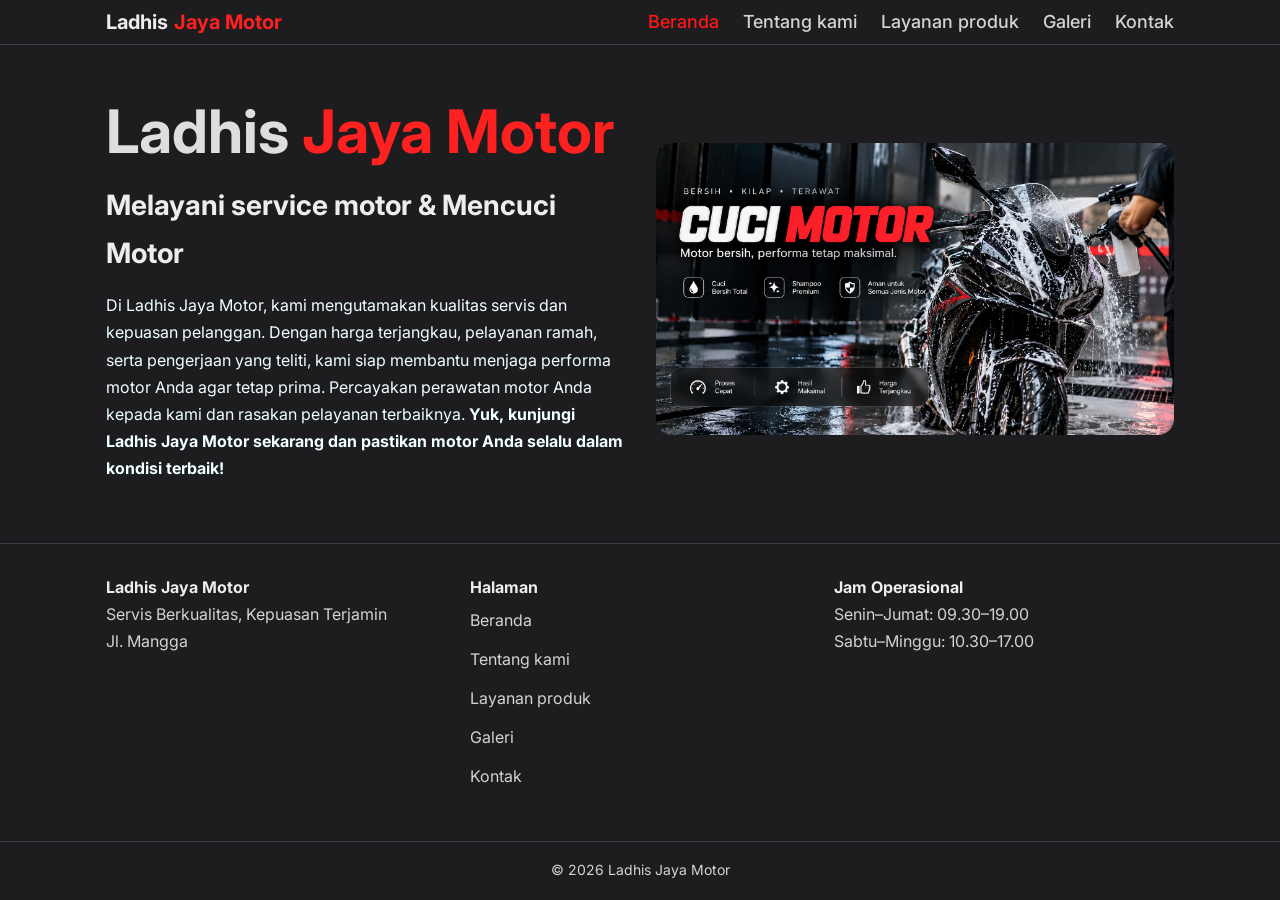
<file: index.html>
<!DOCTYPE html>
<html lang="id">
<head>
    <meta charset="UTF-8">
    <meta name="viewport" content="width=device-width, initial-scale=1.0">
    <title>Home | Ladhis Jaya Motor</title>
    <link rel="preconnect" href="https://fonts.googleapis.com">
    <link rel="preconnect" href="https://fonts.gstatic.com" crossorigin>
    <link href="https://fonts.googleapis.com/css2?family=Inter:wght@400;500;600;700&display=swap" rel="stylesheet">
    <link rel="icon" type="image/png" href="Foto/Ladhis_Jaya_Motor_Logo.png" sizes="64x64">
    <link rel="stylesheet" href="style.css">
</head>
<body class="index">
    <header class="site-header">
        <div class="container">
            <a href="index.html" class="logo">Ladhis <span>Jaya Motor</span></a>
            <nav>
                <ul class="menu">
                <li><a href="index.html" class="aktif">Beranda</a></li>
                <li><a href="tentang.html">Tentang kami</a></li>
                <li><a href="layanan_produk.html">Layanan produk</a></li>
                <li><a href="galeri.html">Galeri</a></li>
                <li><a href="kontak.html">Kontak</a></li>
                </ul>
            </nav>
        </div>
    </header>

    <section id="hero">
        <div class="container">
            <div class="hero-teks">
                <section class="brand">
                    <h1><span class="Ladhis">Ladhis</span>
                        <span class="jaya"> Jaya Motor</span></h1>
                </section>
                <h2>Melayani service motor &amp; Mencuci Motor</h2>
                <div class="keunggulan">
                    <p>Di Ladhis Jaya Motor, kami mengutamakan kualitas servis dan kepuasan pelanggan. 
                        Dengan harga terjangkau, pelayanan ramah, serta pengerjaan yang teliti, 
                        kami siap membantu menjaga performa motor Anda agar tetap prima. 
                        Percayakan perawatan motor Anda kepada kami dan rasakan pelayanan terbaiknya. 
                        <b>Yuk, kunjungi Ladhis Jaya Motor sekarang dan pastikan motor Anda selalu dalam kondisi terbaik!</b></p>
                </div>
            </div>
            <div class="Banner">
                <img src="Foto/Background_utama.png" alt="gambar motor sedang di cuci">
            </div>
        </div>
    </section>

    <footer class="site-footer">
        <div class="container">
            <div class="footer-grid">
                <div>
                    <p><strong>Ladhis Jaya Motor</strong></p>
                    <p>Servis Berkualitas, Kepuasan Terjamin</p>
                    <p>Jl. Mangga</p>
                </div>
                <div>
                    <p><strong>Halaman</strong></p>
                    <ul>
                    <li><a href="index.html">Beranda</a></li>
                    <li><a href="tentang.html">Tentang kami</a></li>
                    <li><a href="layanan_produk.html">Layanan produk</a></li>
                    <li><a href="galeri.html">Galeri</a></li>
                    <li><a href="kontak.html">Kontak</a></li>
                    </ul>
                </div>
                <div>
                    <p><strong>Jam Operasional</strong></p>
                    <p>Senin–Jumat: 09.30–19.00</p>
                    <p>Sabtu–Minggu: 10.30–17.00</p>
                </div>
            </div>
        </div>
    </footer>
    <p class="footer-copy">© 2026 Ladhis Jaya Motor</p>
</body>
</html>
</file>
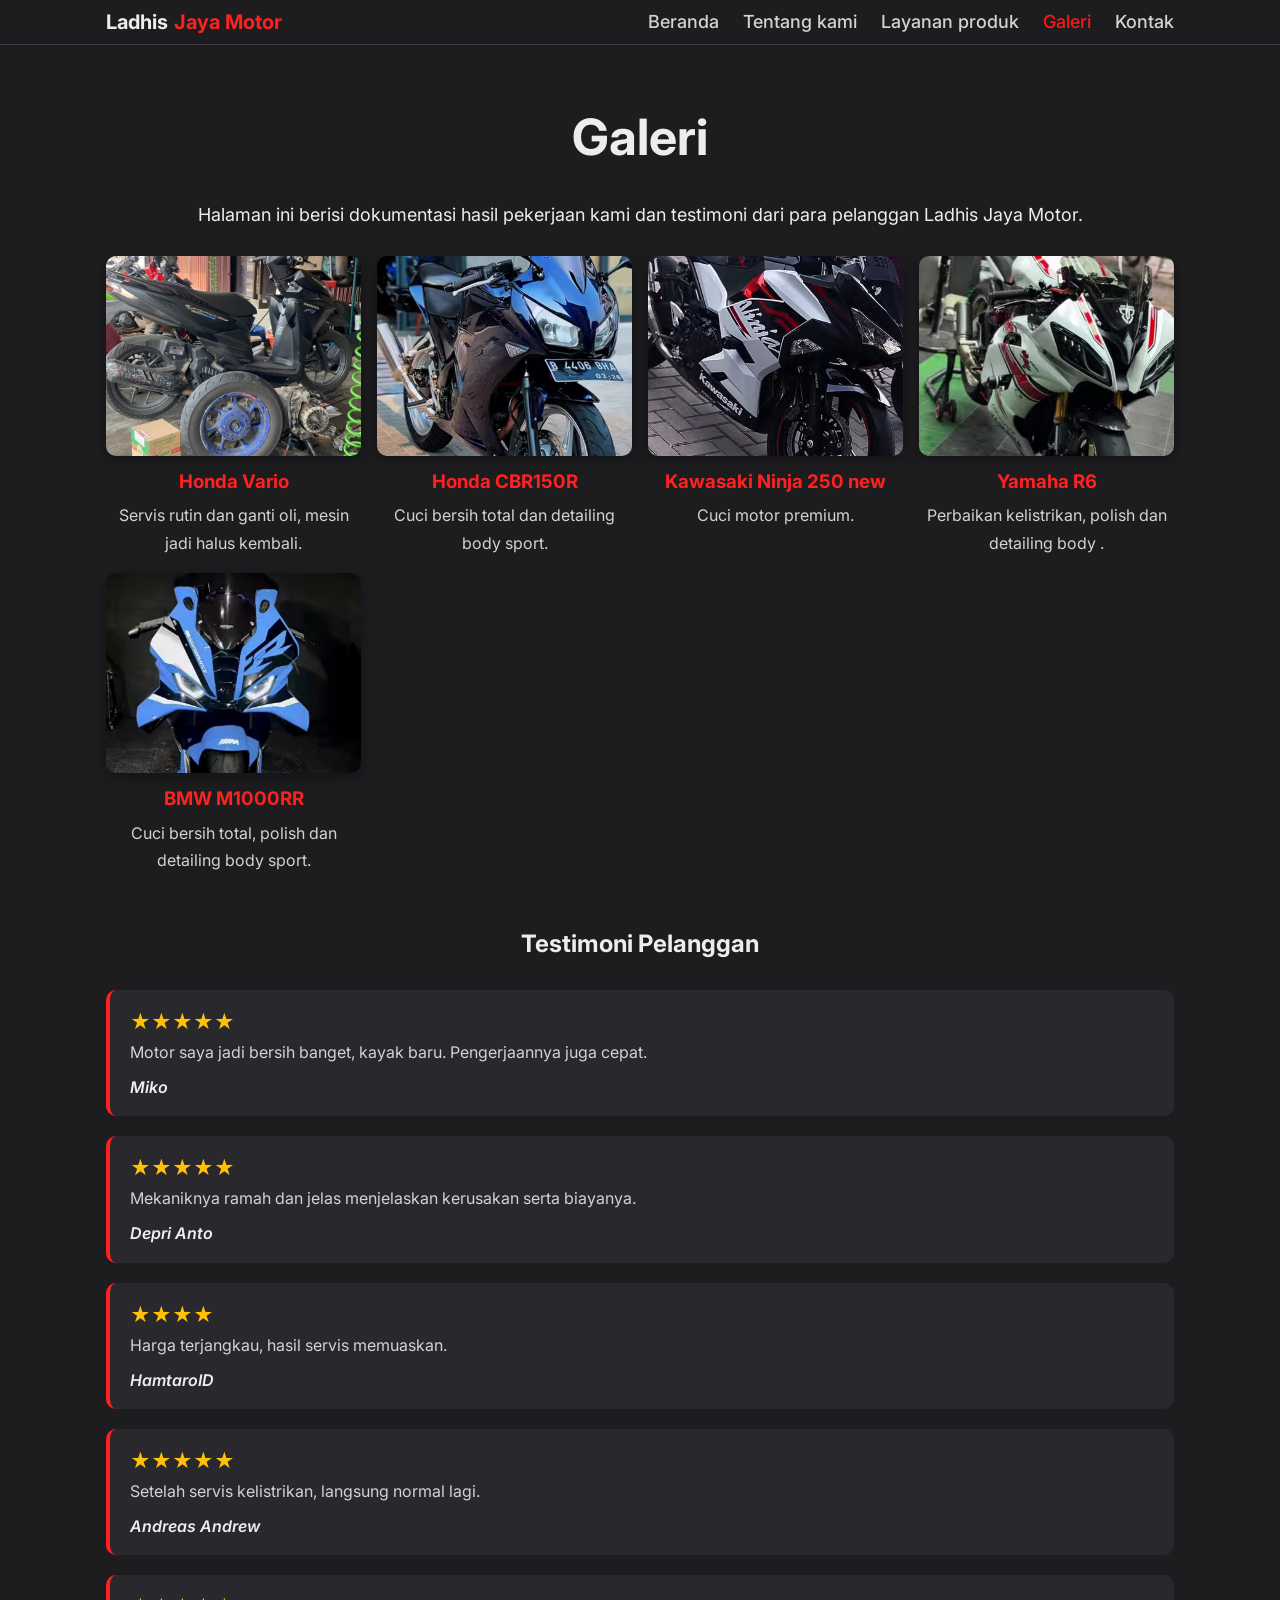
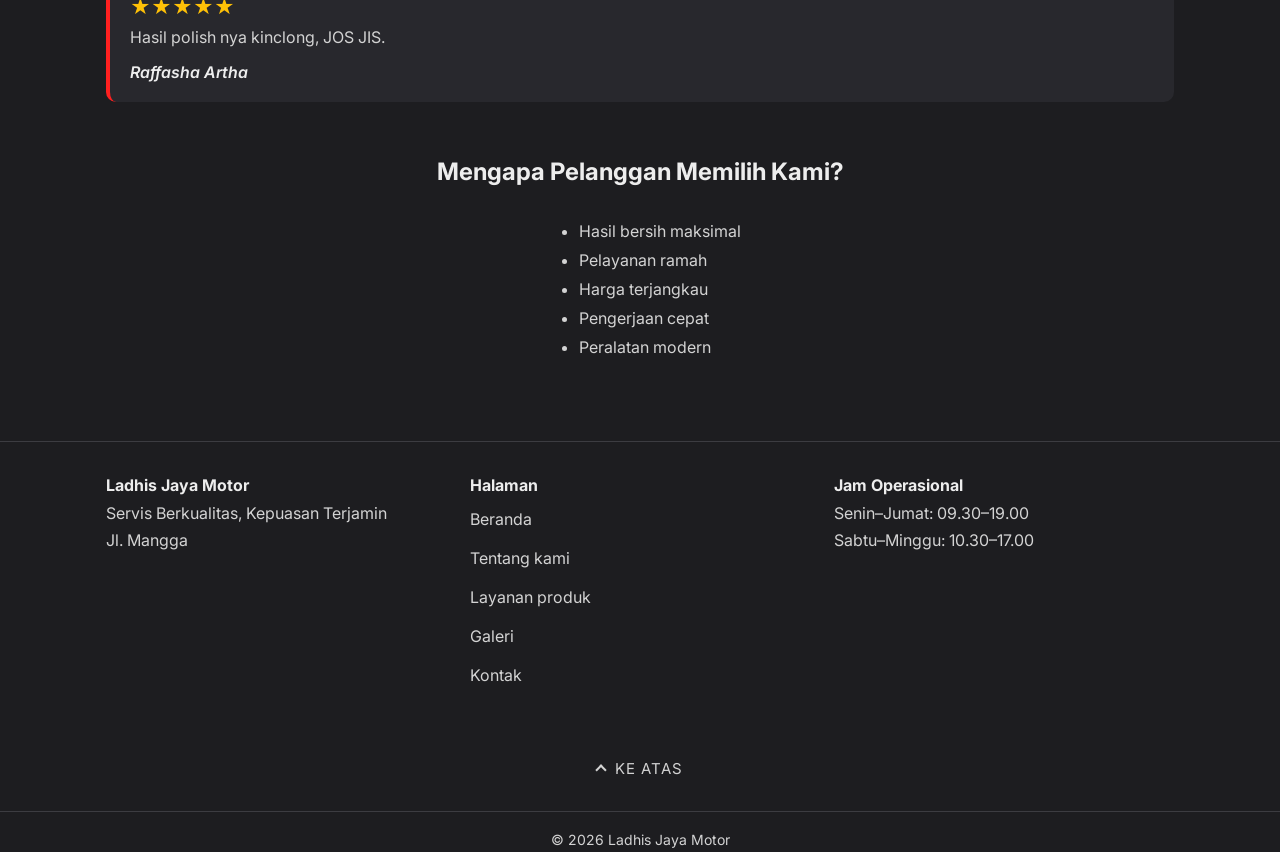
<file: galeri.html>
<!DOCTYPE html>
<html lang="id">
<head>
    <meta charset="UTF-8">
    <meta name="viewport" content="width=device-width, initial-scale=1.0">
    <title>Galeri | Ladhis Jaya Motor</title>
    <link rel="preconnect" href="https://fonts.googleapis.com">
    <link rel="preconnect" href="https://fonts.gstatic.com" crossorigin>
    <link href="https://fonts.googleapis.com/css2?family=Inter:wght@400;500;600;700&display=swap" rel="stylesheet">
    <link rel="icon" type="image/png" href="Foto/Ladhis_Jaya_Motor_Logo.png" sizes="64x64">
    <link rel="stylesheet" href="style.css">
</head>
<body class="galeri">
    <header class="site-header">
        <div class="container">
            <a href="index.html" class="logo">Ladhis <span>Jaya Motor</span></a>
            <nav>
                <ul class="menu">
                <li><a href="index.html">Beranda</a></li>
                <li><a href="tentang.html">Tentang kami</a></li>
                <li><a href="layanan_produk.html">Layanan produk</a></li>
                <li><a href="galeri.html" class="aktif">Galeri</a></li>
                <li><a href="kontak.html">Kontak</a></li>
                </ul>
            </nav>
        </div>
    </header>

    <main class="halaman">
        <div class="container">
    <h1>Galeri</h1>
    <h2 class="galeri-intro">Halaman ini berisi dokumentasi hasil pekerjaan kami dan testimoni dari para pelanggan Ladhis Jaya Motor.</h2>

    <div class="galeri-grid">
        <div class="galeri-item">
            <img src="Foto/vario.jpeg" alt="Honda Vario setelah servis" height="500" width="300">
            <h3>Honda Vario</h3>
            <p>Servis rutin dan ganti oli, mesin jadi halus kembali.</p>
        </div>

         <div class="galeri-item">
            <img src="Foto/cbr.jpeg" alt="Honda CBR150R setelah dicuci"  height="500"     width="300">
            <h3>Honda CBR150R</h3>
            <p>Cuci bersih total dan detailing body sport.</p>
        </div>

        <div class="galeri-item">
            <img src="Foto/Ninfi.jpeg" alt="Kawasaki Ninja 250 new setelah dicuci"  height="520" width="300">
            <h3>Kawasaki Ninja 250 new</h3>
            <p>Cuci motor premium.</p>
        </div>

        <div class="galeri-item">
            <img src="Foto/R6.jpeg" alt="Yamaha R6 setelah servis kelistrikan"  height="500" width="300">
            <h3>Yamaha R6</h3>
            <p>Perbaikan kelistrikan, polish dan detailing body .</p>
        </div>

        <div class="galeri-item">
            <img src="Foto/M1000RR.png" alt="BMW M1000RR setelah servis" height="500"       width="300">
            <h3>BMW M1000RR</h3>
            <p>Cuci bersih total, polish dan detailing body sport.</p>
        </div>

        
    </div>

    <div class="testimoni">
        <h2>Testimoni Pelanggan</h2>

        <blockquote>
            <p class="rating">★★★★★</p>
            <p>Motor saya jadi bersih banget, kayak baru. Pengerjaannya juga cepat.</p>
            <cite>Miko</cite>
        </blockquote>

        <blockquote>
            <p class="rating">★★★★★</p>
            <p>Mekaniknya ramah dan jelas menjelaskan kerusakan serta biayanya.</p>
            <cite>Depri Anto</cite>
        </blockquote>

        <blockquote>
            <p class="rating">★★★★</p>
            <p>Harga terjangkau, hasil servis memuaskan.</p>
            <cite>HamtaroID</cite>
        </blockquote>

        <blockquote>
            <p class="rating">★★★★★</p>
            <p>Setelah servis kelistrikan, langsung normal lagi.</p>
            <cite>Andreas Andrew</cite>
        </blockquote>

        <blockquote>
            <p class="rating">★★★★★</p>
            <p>Hasil polish nya kinclong, JOS JIS.</p>
            <cite>Raffasha Artha</cite>
        </blockquote>
    </div>

    <div class="alasan">
        <h2>Mengapa Pelanggan Memilih Kami?</h2>
        <ul>
            <li>Hasil bersih maksimal</li>
            <li>Pelayanan ramah</li>
            <li>Harga terjangkau</li>
            <li>Pengerjaan cepat</li>
            <li>Peralatan modern</li>
        </ul>
    </div>
        </div>
    </main>

    <footer class="site-footer">
        <div class="container">
            <div class="footer-grid">
                <div>
                    <p><strong>Ladhis Jaya Motor</strong></p>
                    <p>Servis Berkualitas, Kepuasan Terjamin</p>
                    <p>Jl. Mangga</p>
                </div>
                <div>
                    <p><strong>Halaman</strong></p>
                    <ul>
                    <li><a href="index.html">Beranda</a></li>
                    <li><a href="tentang.html">Tentang kami</a></li>
                    <li><a href="layanan_produk.html">Layanan produk</a></li>
                    <li><a href="galeri.html">Galeri</a></li>
                    <li><a href="kontak.html">Kontak</a></li>
                    </ul>
                </div>
                <div>
                    <p><strong>Jam Operasional</strong></p>
                    <p>Senin–Jumat: 09.30–19.00</p>
                    <p>Sabtu–Minggu: 10.30–17.00</p>
                </div>
            </div>
        </div>
    </footer>
   <a href="#" class="back-to-top">
        <span class="panah" aria-hidden="true"></span>
        Ke Atas
    </a>
    <p class="footer-copy">© 2026 Ladhis Jaya Motor</p>
</body>
</html>
</file>
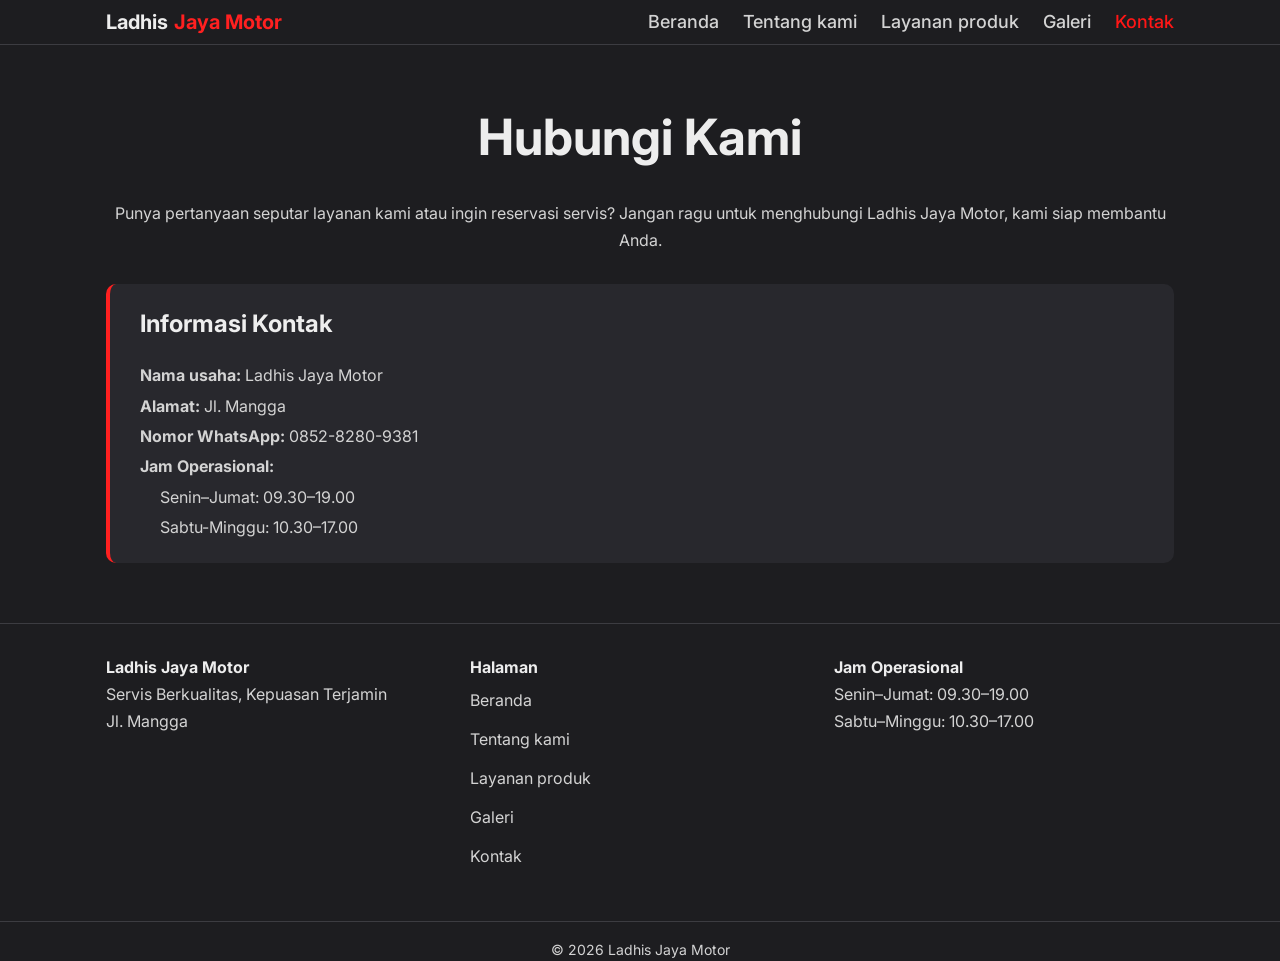
<file: kontak.html>
<!DOCTYPE html>
<html lang="id">
<head>
    <meta charset="UTF-8">
    <meta name="viewport" content="width=device-width, initial-scale=1.0">
    <title>Kontak | Ladhis Jaya Motor</title>
    <link rel="preconnect" href="https://fonts.googleapis.com">
    <link rel="preconnect" href="https://fonts.gstatic.com" crossorigin>
    <link href="https://fonts.googleapis.com/css2?family=Inter:wght@400;500;600;700&display=swap" rel="stylesheet">
    <link rel="icon" type="image/png" href="Foto/Ladhis_Jaya_Motor_Logo.png" sizes="64x64">
    <link rel="stylesheet" href="style.css">
</head>
<body class="kontak">
    <header class="site-header">
        <div class="container">
            <a href="index.html" class="logo">Ladhis <span>Jaya Motor</span></a>
            <nav>
                <ul class="menu">
                <li><a href="index.html">Beranda</a></li>
                <li><a href="tentang.html">Tentang kami</a></li>
                <li><a href="layanan_produk.html">Layanan produk</a></li>
                <li><a href="galeri.html">Galeri</a></li>
                <li><a href="kontak.html" class="aktif">Kontak</a></li>
                </ul>
            </nav>
        </div>
    </header>

    <main class="halaman">
        <div class="container">
    <h1>Hubungi Kami</h1>
    <p class="kontak-intro">Punya pertanyaan seputar layanan kami atau ingin reservasi servis? Jangan ragu untuk menghubungi Ladhis Jaya Motor, kami siap membantu Anda.</p>

        <div class="kontak-wrap">
    <div class="info-kontak">
        <h2>Informasi Kontak</h2>
        <ul>
            <li><strong>Nama usaha:</strong> Ladhis Jaya Motor</li>
            <li><strong>Alamat:</strong> Jl. Mangga</li>
            <!-- ISI SENDIRI: tulis nomor WhatsApp usaha di sini (contoh: 0812-3456-7890) -->
            <li><strong>Nomor WhatsApp:</strong> 0852-8280-9381</li>
            <!-- ISI SENDIRI: tulis alamat email usaha di sini -->
           <!-- <li><strong>Email:</strong> </li> -->
            <li><strong>Jam Operasional:</strong>
                <ul>
                    <li>Senin–Jumat: 09.30–19.00</li>
                    <li>Sabtu-Minggu: 10.30–17.00</li>
                </ul>
            </li>
        </ul>
    </div>
    </main>

    <footer class="site-footer">
        <div class="container">
            <div class="footer-grid">
                <div>
                    <p><strong>Ladhis Jaya Motor</strong></p>
                    <p>Servis Berkualitas, Kepuasan Terjamin</p>
                    <p>Jl. Mangga</p>
                </div>
                <div>
                    <p><strong>Halaman</strong></p>
                    <ul>
                    <li><a href="index.html">Beranda</a></li>
                    <li><a href="tentang.html">Tentang kami</a></li>
                    <li><a href="layanan_produk.html">Layanan produk</a></li>
                    <li><a href="galeri.html">Galeri</a></li>
                    <li><a href="kontak.html">Kontak</a></li>
                    </ul>
                </div>
                <div>
                    <p><strong>Jam Operasional</strong></p>
                    <p>Senin–Jumat: 09.30–19.00</p>
                    <p>Sabtu–Minggu: 10.30–17.00</p>
                </div>
            </div>
        </div>
    </footer>
    <p class="footer-copy">© 2026 Ladhis Jaya Motor</p>
</body>
</html>
</file>
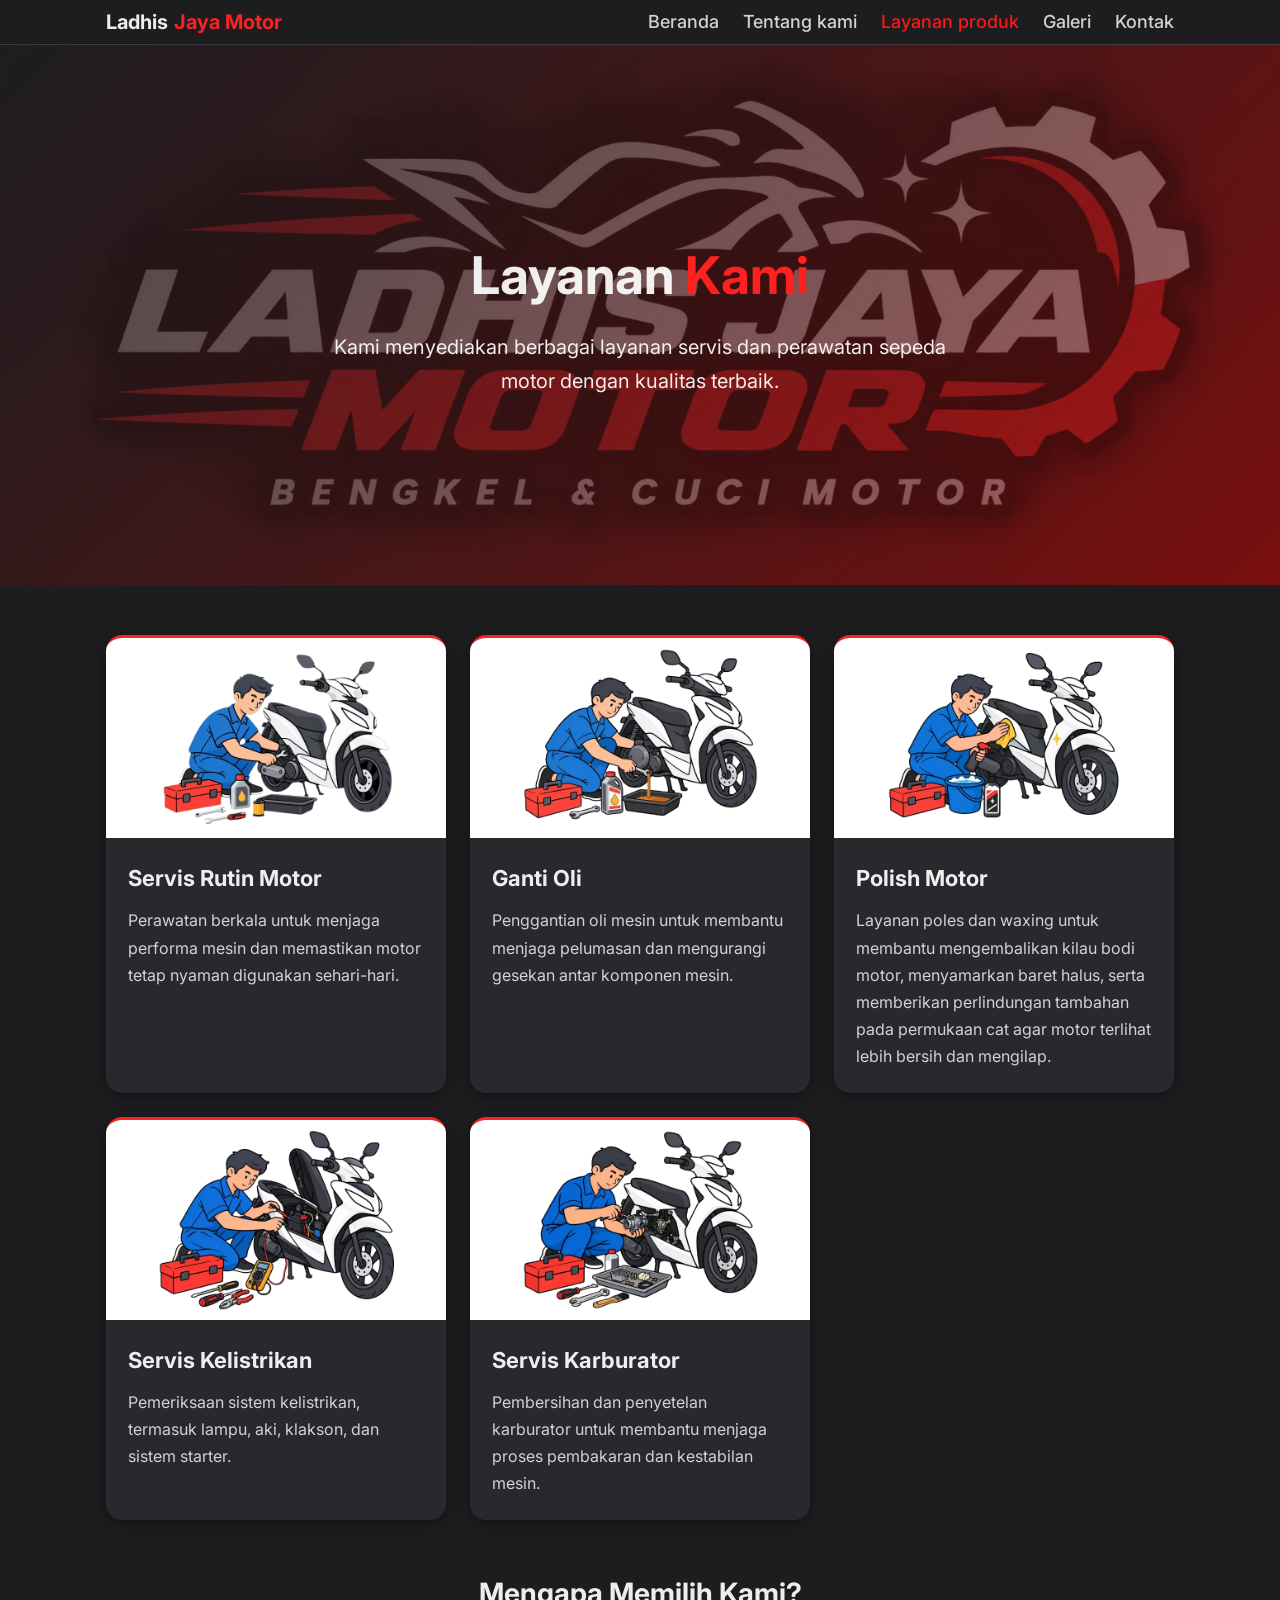
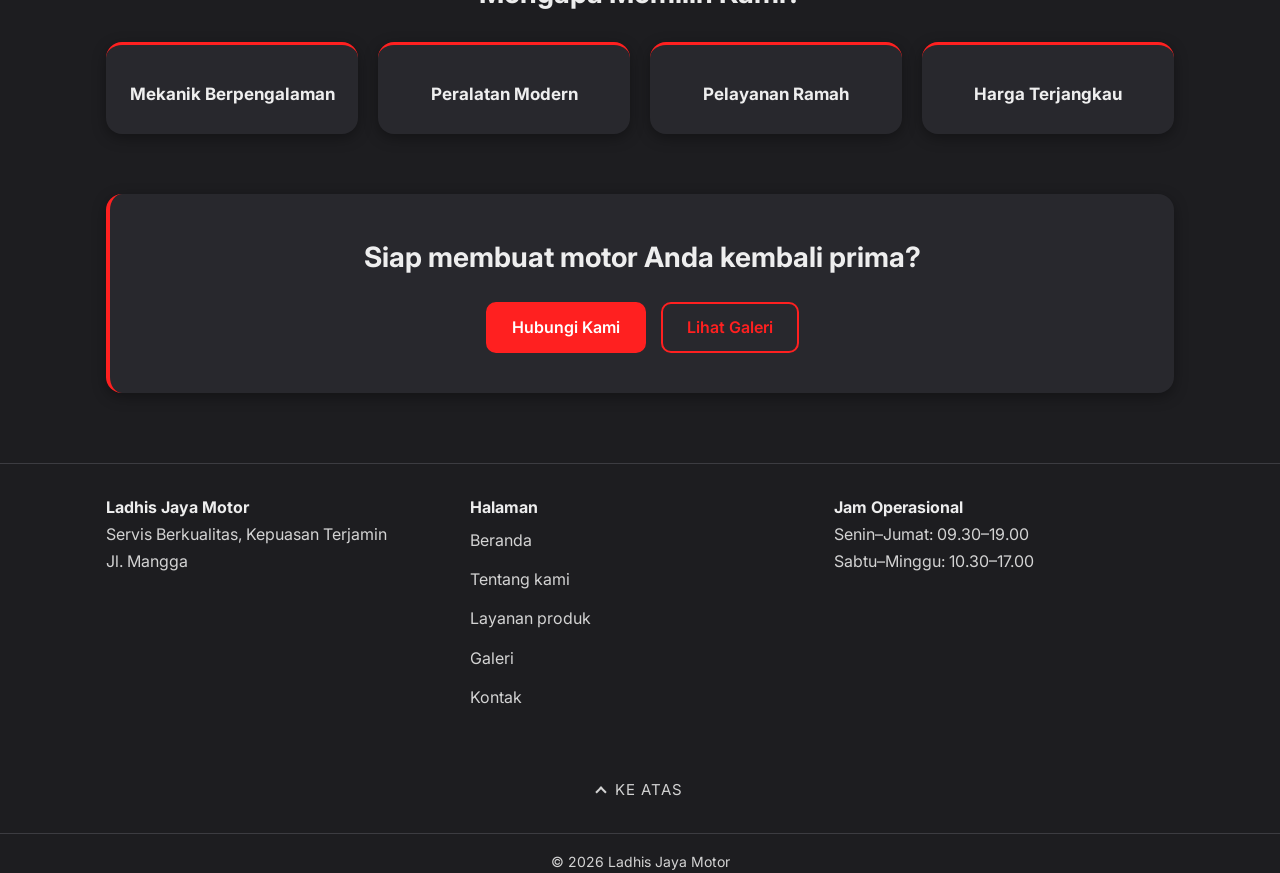
<file: layanan_produk.html>
<!DOCTYPE html>
<html lang="id">
<head>
    <meta charset="UTF-8">
    <meta name="viewport" content="width=device-width, initial-scale=1.0">
    <title>Layanan Kami | Ladhis Jaya Motor</title>
    <link rel="preconnect" href="https://fonts.googleapis.com">
    <link rel="preconnect" href="https://fonts.gstatic.com" crossorigin>
    <link href="https://fonts.googleapis.com/css2?family=Inter:wght@400;500;600;700&display=swap" rel="stylesheet">
    <link rel="icon" type="image/png" href="Foto/Ladhis_Jaya_Motor_Logo.png" sizes="64x64">
    <link rel="stylesheet" href="style.css">
</head>
<body class="layanan">
    <header class="site-header">
        <div class="container">
            <a href="index.html" class="logo">Ladhis <span>Jaya Motor</span></a>
            <nav>
                <ul class="menu">
                <li><a href="index.html">Beranda</a></li>
                <li><a href="tentang.html">Tentang kami</a></li>
                <li><a href="layanan_produk.html" class="aktif">Layanan produk</a></li>
                <li><a href="galeri.html">Galeri</a></li>
                <li><a href="kontak.html">Kontak</a></li>
                </ul>
            </nav>
        </div>
    </header>

    <header class="hero">
        <img src="Foto/Ladhis_Jaya_Motor_Logo.png" alt="Ladhis Jaya Motor">
        <div class="hero-teks">
            <h1>Layanan <span class="merah">Kami</span></h1>
            <p>Kami menyediakan berbagai layanan servis dan perawatan sepeda motor dengan kualitas terbaik.</p>
        </div>
    </header>


    <main class="konten">
        <div class="container">

        <div class="layanan-grid">

            <article class="layanan-card">
                <div class="card-gambar">
                    <img src="Foto/servis-rutin.png" alt="Ilustrasi servis rutin motor">
                </div>
                <div class="card-isi">
                    <h2><span aria-hidden="true"></span> Servis Rutin Motor</h2>
                    <p>Perawatan berkala untuk menjaga performa mesin dan memastikan motor tetap nyaman digunakan sehari-hari.</p>
                </div>
            </article>

            <article class="layanan-card">
                <div class="card-gambar">
                    <img src="Foto/ganti_oli.png" alt="Ilustrasi mengganti oli">
                </div>
                <div class="card-isi">
                    <h2><span aria-hidden="true"></span> Ganti Oli</h2>
                    <p>Penggantian oli mesin untuk membantu menjaga pelumasan dan mengurangi gesekan antar komponen mesin.</p>
                    
                </div>
            </article>

            <article class="layanan-card">
                <div class="card-gambar">
                    <img src="Foto/polish.png" alt="Ilustrasi polish motor">
                </div>
                <div class="card-isi">
                    <h2><span aria-hidden="true"></span> Polish Motor</h2>
                    <p>Layanan poles dan waxing untuk membantu mengembalikan kilau bodi motor, menyamarkan baret halus, serta memberikan perlindungan tambahan pada permukaan cat agar motor terlihat lebih bersih dan mengilap.</p>
                    
                </div>
            </article>

            <article class="layanan-card">
                <div class="card-gambar">
                    <img src="Foto/Kelistrikan.png" alt="Ilustrasi servis kelistrikan motor">
                </div>
                <div class="card-isi">
                    <h2><span aria-hidden="true"></span> Servis Kelistrikan</h2>
                    <p>Pemeriksaan sistem kelistrikan, termasuk lampu, aki, klakson, dan sistem starter.</p>
                    
                </div>
            </article>

            <article class="layanan-card">
                <div class="card-gambar">
                    <img src="Foto/karburator.png" alt="Ilustrasi servis karburator">
                </div>
                <div class="card-isi">
                    <h2><span aria-hidden="true"></span> Servis Karburator</h2>
                    <p>Pembersihan dan penyetelan karburator untuk membantu menjaga proses pembakaran dan kestabilan mesin.</p>
                    
                </div>
            </article>

        </div>

        <section>
            <h2 class="section-judul">Mengapa Memilih Kami?</h2>
            <div class="keunggulan-grid">
                <div class="keunggulan-card">
                    <span class="ikon" aria-hidden="true"></span>
                    <h3>Mekanik Berpengalaman</h3>
                </div>
                <div class="keunggulan-card">
                    <span class="ikon" aria-hidden="true"></span>
                    <h3>Peralatan Modern</h3>
                </div>
                <div class="keunggulan-card">
                    <span class="ikon" aria-hidden="true"></span>
                    <h3>Pelayanan Ramah</h3>
                </div>
                <div class="keunggulan-card">
                    <span class="ikon" aria-hidden="true"></span>
                    <h3>Harga Terjangkau</h3>
                </div>
            </div>
        </section>

        <section class="cta">
            <h2>Siap membuat motor Anda kembali prima?</h2>
            <div class="cta-tombol">
                <a href="kontak.html" class="btn-utama">Hubungi Kami</a>
                <a href="galeri.html" class="btn-garis">Lihat Galeri</a>
            </div>
        </section>
        </div>
    </main>

    <footer class="site-footer">
        <div class="container">
            <div class="footer-grid">
                <div>
                    <p><strong>Ladhis Jaya Motor</strong></p>
                    <p>Servis Berkualitas, Kepuasan Terjamin</p>
                    <p>Jl. Mangga</p>
                </div>
                <div>
                    <p><strong>Halaman</strong></p>
                    <ul>
                    <li><a href="index.html">Beranda</a></li>
                    <li><a href="tentang.html">Tentang kami</a></li>
                    <li><a href="layanan_produk.html">Layanan produk</a></li>
                    <li><a href="galeri.html">Galeri</a></li>
                    <li><a href="kontak.html">Kontak</a></li>
                    </ul>
                </div>
                <div>
                    <p><strong>Jam Operasional</strong></p>
                    <p>Senin–Jumat: 09.30–19.00</p>
                    <p>Sabtu–Minggu: 10.30–17.00</p>
                </div>
            </div>
        </div>
    </footer>
     <a href="#" class="back-to-top">
        <span class="panah" aria-hidden="true"></span>
        Ke Atas
    </a>
    <p class="footer-copy">© 2026 Ladhis Jaya Motor</p>
    </a>
</body>
</html>
</file>
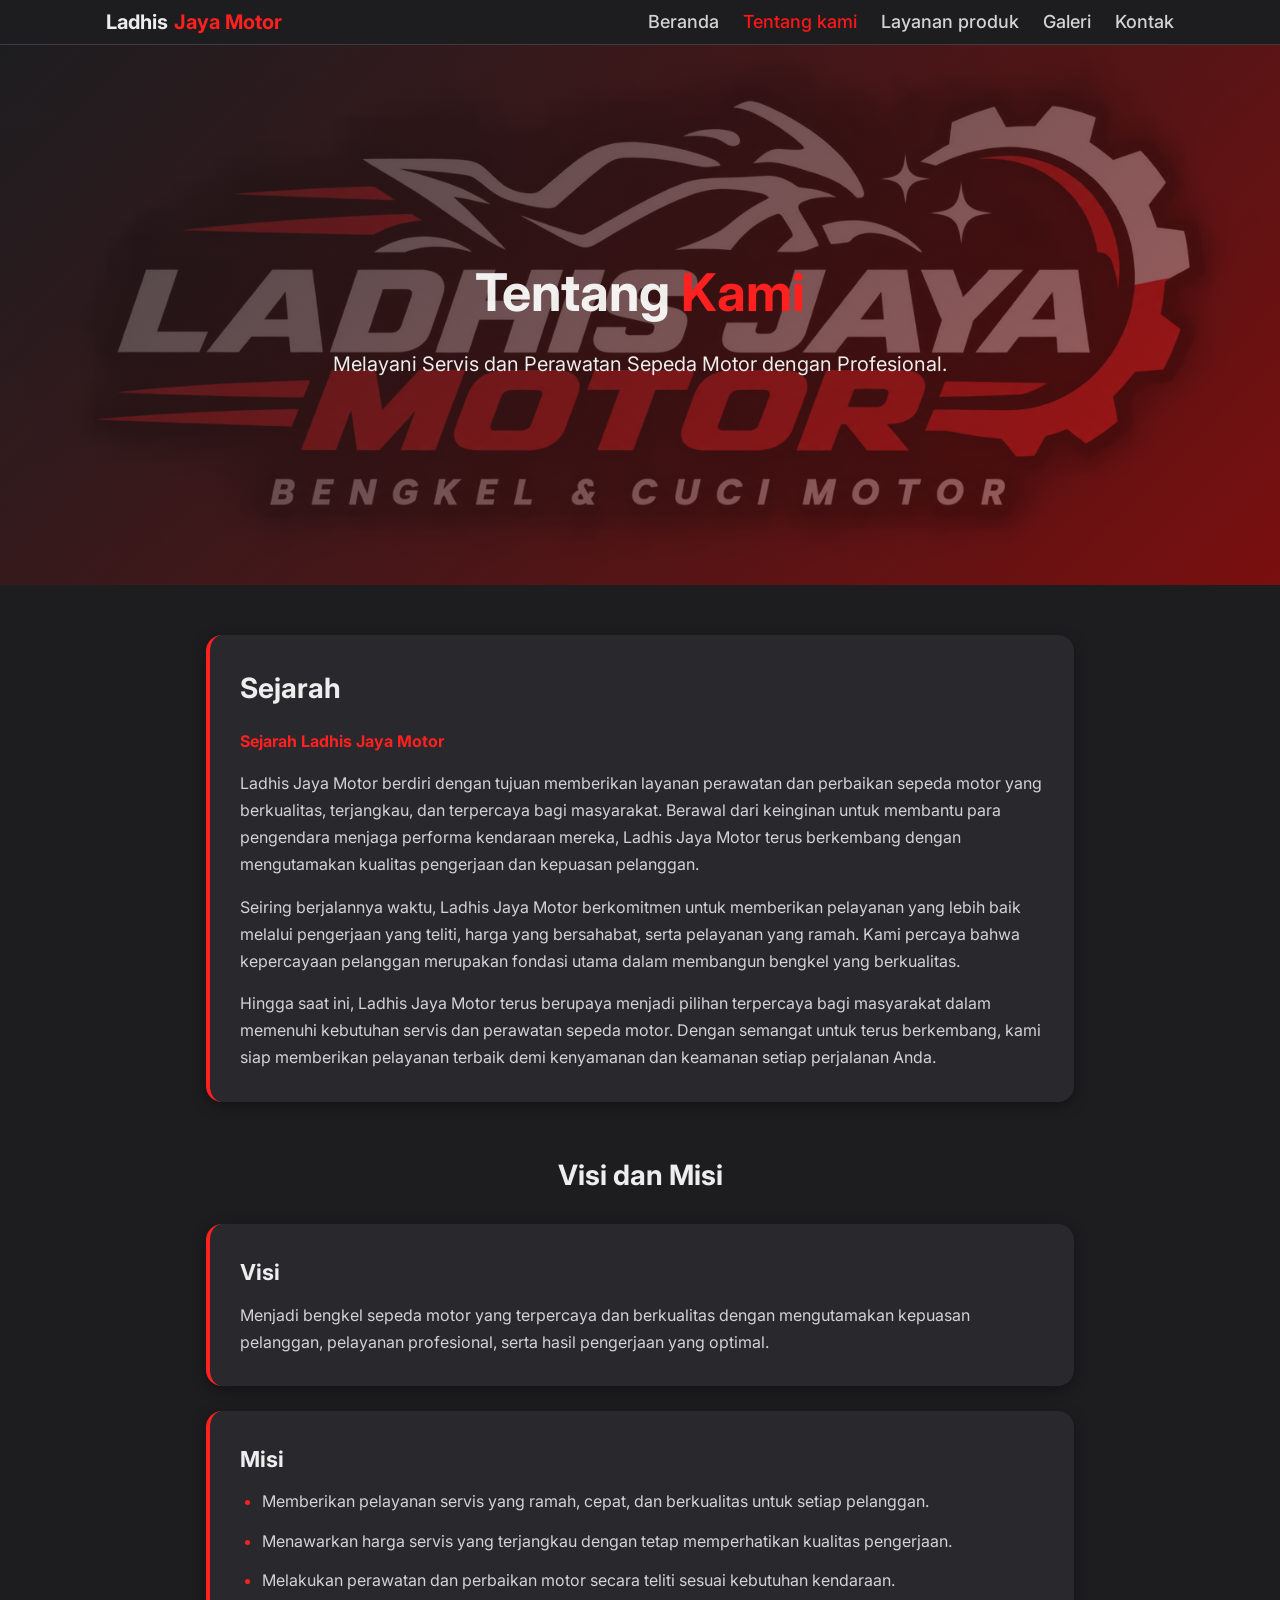
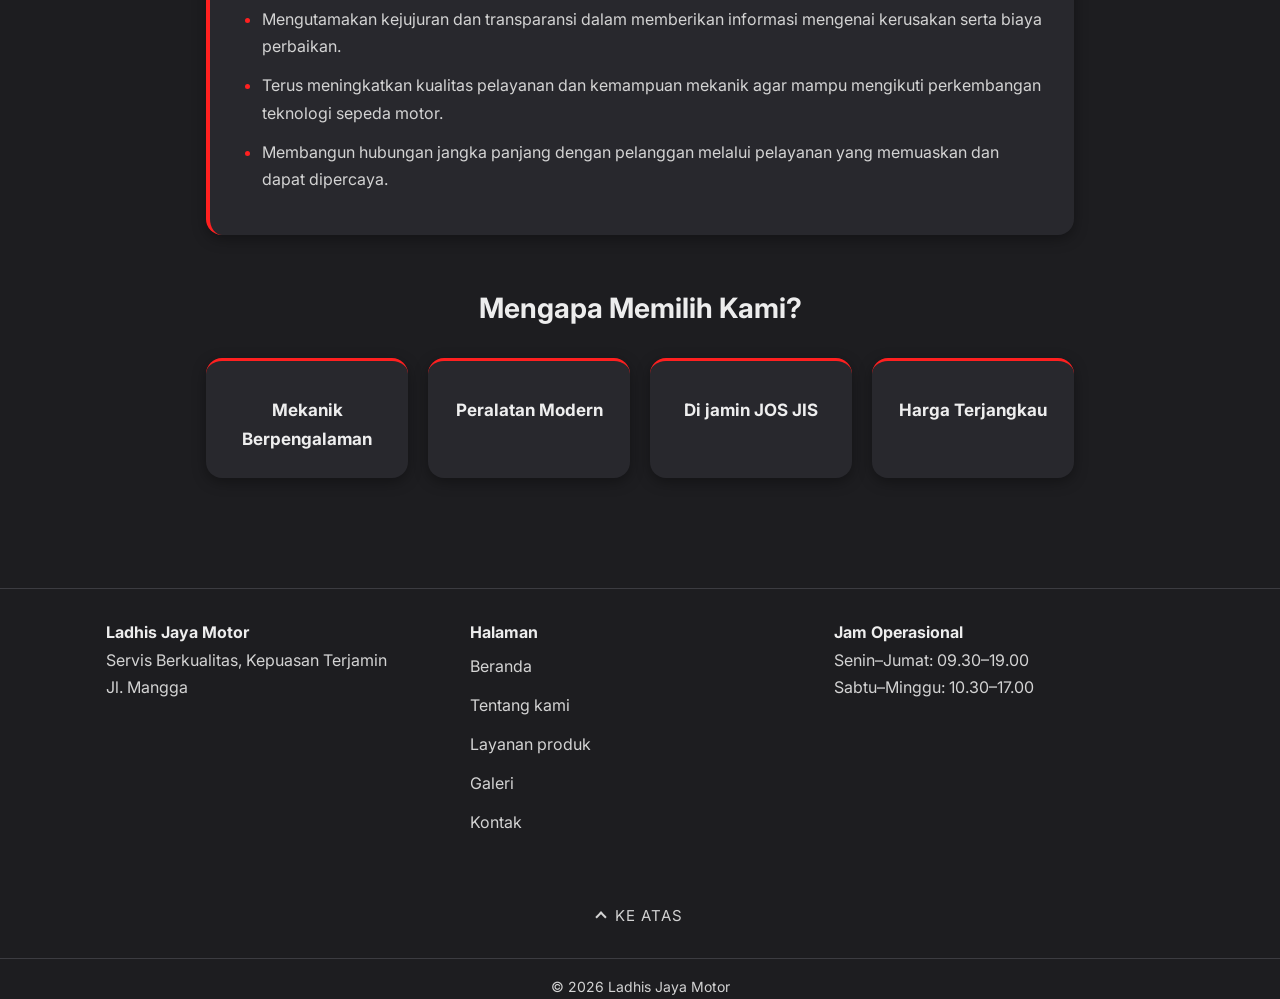
<file: tentang.html>
<!DOCTYPE html>
<html lang="id">
<head>
    <meta charset="UTF-8">
    <meta name="viewport" content="width=device-width, initial-scale=1.0">
    <title>Tentang Kami | Ladhis Jaya Motor</title>
    <link rel="preconnect" href="https://fonts.googleapis.com">
    <link rel="preconnect" href="https://fonts.gstatic.com" crossorigin>
    <link href="https://fonts.googleapis.com/css2?family=Inter:wght@400;500;600;700&display=swap" rel="stylesheet">
    <link rel="icon" type="image/png" href="Foto/Ladhis_Jaya_Motor_Logo.png" sizes="64x64">
    <link rel="stylesheet" href="style.css">
</head>
<body class="tentang">
    <header class="site-header">
        <div class="container">
            <a href="index.html" class="logo">Ladhis <span>Jaya Motor</span></a>
            <nav>
                <ul class="menu">
                <li><a href="index.html">Beranda</a></li>
                <li><a href="tentang.html" class="aktif">Tentang kami</a></li>
                <li><a href="layanan_produk.html">Layanan produk</a></li>
                <li><a href="galeri.html">Galeri</a></li>
                <li><a href="kontak.html">Kontak</a></li>
                </ul>
            </nav>
        </div>
    </header>

    <header class="hero">
        <img src="Foto/Ladhis_Jaya_Motor_Logo.png" alt="Bengkel Ladhis Jaya Motor">
        <div class="hero-teks">
            <h1>Tentang <span class="merah">Kami</span></h1>
            <p>Melayani Servis dan Perawatan Sepeda Motor dengan Profesional.</p>
        </div>
    </header>


    <main class="konten">
        <div class="container">

        <section class="card">
            <h2><span aria-hidden="true"></span> Sejarah</h2>
            <p class="tema">Sejarah Ladhis Jaya Motor</p>
            <p>Ladhis Jaya Motor berdiri dengan tujuan memberikan layanan perawatan dan perbaikan sepeda motor yang berkualitas, terjangkau, dan terpercaya bagi masyarakat. Berawal dari keinginan untuk membantu para pengendara menjaga performa kendaraan mereka, Ladhis Jaya Motor terus berkembang dengan mengutamakan kualitas pengerjaan dan kepuasan pelanggan.</p>
            <p>Seiring berjalannya waktu, Ladhis Jaya Motor berkomitmen untuk memberikan pelayanan yang lebih baik melalui pengerjaan yang teliti, harga yang bersahabat, serta pelayanan yang ramah. Kami percaya bahwa kepercayaan pelanggan merupakan fondasi utama dalam membangun bengkel yang berkualitas.</p>
            <p>Hingga saat ini, Ladhis Jaya Motor terus berupaya menjadi pilihan terpercaya bagi masyarakat dalam memenuhi kebutuhan servis dan perawatan sepeda motor. Dengan semangat untuk terus berkembang, kami siap memberikan pelayanan terbaik demi kenyamanan dan keamanan setiap perjalanan Anda.</p>
        </section>

        <h2 class="section-judul">Visi dan Misi</h2>

        <section class="card">
            <h3><span aria-hidden="true"></span> Visi</h3>
            <p>Menjadi bengkel sepeda motor yang terpercaya dan berkualitas dengan mengutamakan kepuasan pelanggan, 
                pelayanan profesional, serta hasil pengerjaan yang optimal.</p>
        </section>

        <section class="card">
            <h3><span aria-hidden="true"></span> Misi</h3>
            <ul>
                <li>Memberikan pelayanan servis yang ramah, cepat, dan berkualitas untuk setiap pelanggan.</li>
                <li>Menawarkan harga servis yang terjangkau dengan tetap memperhatikan kualitas pengerjaan.</li>
                <li>Melakukan perawatan dan perbaikan motor secara teliti sesuai kebutuhan kendaraan.</li>
                <li>Mengutamakan kejujuran dan transparansi dalam memberikan informasi mengenai kerusakan serta biaya perbaikan.</li>
                <li>Terus meningkatkan kualitas pelayanan dan kemampuan mekanik agar mampu mengikuti perkembangan teknologi sepeda motor.</li>
                <li>Membangun hubungan jangka panjang dengan pelanggan melalui pelayanan yang memuaskan dan dapat dipercaya.</li>
            </ul>
        </section>

        <h2 class="section-judul">Mengapa Memilih Kami?</h2>

        <section class="keunggulan-grid">
            <div class="keunggulan-card">
                <span class="ikon" aria-hidden="true"></span>
                <h3>Mekanik Berpengalaman</h3>
            </div>
            <div class="keunggulan-card">
                <span class="ikon" aria-hidden="true"></span>
                <h3>Peralatan Modern</h3>
            </div>
            <div class="keunggulan-card">
                <span class="ikon" aria-hidden="true"></span>
                <h3>Di jamin JOS JIS</h3>
            </div>
            <div class="keunggulan-card">
                <span class="ikon" aria-hidden="true"></span>
                <h3>Harga Terjangkau</h3>
            </div>
        </section>
        </div>
    </main>

    <footer class="site-footer">
        <div class="container">
            <div class="footer-grid">
                <div>
                    <p><strong>Ladhis Jaya Motor</strong></p>
                    <p>Servis Berkualitas, Kepuasan Terjamin</p>
                    <p>Jl. Mangga</p>
                </div>
                <div>
                    <p><strong>Halaman</strong></p>
                    <ul>
                    <li><a href="index.html">Beranda</a></li>
                    <li><a href="tentang.html">Tentang kami</a></li>
                    <li><a href="layanan_produk.html">Layanan produk</a></li>
                    <li><a href="galeri.html">Galeri</a></li>
                    <li><a href="kontak.html">Kontak</a></li>
                    </ul>
                </div>
                <div>
                    <p><strong>Jam Operasional</strong></p>
                    <p>Senin–Jumat: 09.30–19.00</p>
                    <p>Sabtu–Minggu: 10.30–17.00</p>
                </div>
            </div>
        </div>
    </footer>
     <a href="#" class="back-to-top">
        <span class="panah" aria-hidden="true"></span>
        Ke Atas
    </a>
    <p class="footer-copy">© 2026 Ladhis Jaya Motor</p>
</body>
</html>
</file>
<file: style.css>
/* ===== DASAR ngaruh ke semua file buat ===== */
* {
    margin: 0;
    box-sizing: border-box;
}

img {
    max-width: 100%;
}

body {
    background-color: rgb(29, 29, 32);
    color: rgb(211, 211, 211);
    font-family: "Inter", sans-serif;
    font-optical-sizing: auto;
    font-style: normal;
    line-height: 1.7;
}


/* ===== NAVBAR / MENU ===== */
.logo {
    display: flex;
    align-items: center;
    min-height: 44px;
    color: #ffffffeb;
    text-decoration: none;
    font-size: 18px;
    font-weight: 700;
}

.logo span {
    color: #ff2020;
    margin-left: 0.3em;
}

.menu {
    list-style: none;
    padding: 0;
}

.menu li a {
    display: flex;
    align-items: center;
    min-height: 44px;
    color: rgb(211, 211, 211);
    text-decoration: none;
    font-size: 16px;
    font-weight: 500;
}

.menu li a:hover {
    color: #ff1616;
}

/* Penanda halaman yang sedang dibuka */
.menu li a.aktif {
    color: #ff1616;
}


/* ===== INDEX.HTML ===== */
.Banner img {
    display: block;
    width: 100%;
    height: auto;
    border-radius: 16px;
}

.brand {
    text-align: center;
}

.brand h1 {
    font-size: 36px;
    line-height: 1.2;
}

.Ladhis {
    color: #ffffffda;
}

.jaya {
    color: #ff2020;
}

.index h2 {
    text-align: center;
    font-size: 22px;
    color: #ffffffeb;
    margin: 15px 0;
}

.keunggulan {
    color: azure;
    font-size: 15px;
    text-align: center;
}


/* ===== HERO (tentang & layanan) ===== */
.hero {
    position: relative;
    display: flex;
    align-items: center;
    justify-content: center;
    min-height: clamp(280px, 70vw, 360px);
    text-align: center;
    color: #ffffffeb;
    overflow: hidden;
    background: linear-gradient(135deg, rgb(29, 29, 32), #7a0f0f);
}

.hero img {
    position: absolute;
    inset: 0;
    width: 100%;
    max-width: none;
    height: 100%;
    object-fit: cover;
    object-position: center;
}

.hero::after {
    content: "";
    position: absolute;
    inset: 0;
    background: linear-gradient(135deg, rgba(29, 29, 32, 0.82), rgba(122, 15, 15, 0.66));
    z-index: 1;
}

.hero .hero-teks {
    position: relative;
    z-index: 2;
    padding: 40px 16px;
}

.hero h1 {
    font-size: 34px;
    font-weight: 700;
    margin-bottom: 10px;
}

.merah {
    color: #ff2020;
}

.hero p {
    font-size: 16px;
    max-width: 650px;
    margin: 0 auto;
}


/* ===== KONTEN (tentang & layanan) ===== */
.konten {
    padding: 30px 0 20px 0;
}

.konten h2 {
    color: #ffffffeb;
    font-weight: 700;
    font-size: 24px;
    margin-bottom: 15px;
}

.konten h3 {
    color: #ffffffeb;
    font-weight: 700;
    font-size: 20px;
    margin-bottom: 10px;
}

.konten .section-judul {
    text-align: center;
    margin-top: 40px;
    margin-bottom: 20px;
}

/* Card (tentang) */
.card {
    background-color: rgb(40, 40, 45);
    border-left: 4px solid #ff2020;
    border-radius: 16px;
    box-shadow: 0 4px 14px rgba(0, 0, 0, 0.35);
    padding: 20px;
    margin-bottom: 25px;
    transition: 0.3s;
}

.card:hover {
    transform: translateY(-5px);
    box-shadow: 0 10px 24px rgba(255, 32, 32, 0.2);
}

.card p {
    margin-bottom: 15px;
}

.card p:last-child {
    margin-bottom: 0;
}

.tema {
    color: #ff2020;
    font-weight: 700;
}

.card ul {
    padding-left: 22px;
}

.card li {
    margin-bottom: 12px;
}

.card li::marker {
    color: #ff2020;
}

/* Kartu "Mengapa memilih kami" */
.keunggulan-card {
    background-color: rgb(40, 40, 45);
    border-top: 3px solid #ff2020;
    border-radius: 16px;
    box-shadow: 0 4px 14px rgba(0, 0, 0, 0.35);
    padding: 25px 15px;
    text-align: center;
    transition: 0.3s;
}

.keunggulan-card:hover {
    transform: translateY(-5px);
    box-shadow: 0 10px 24px rgba(255, 32, 32, 0.2);
}

.ikon {
    display: block;
    font-size: 40px;
    margin-bottom: 10px;
}

.keunggulan-grid .keunggulan-card h3 {
    font-size: 15px;
    margin-bottom: 0;
}

/* Kartu layanan */
.layanan-card {
    display: flex;
    flex-direction: column;
    background-color: rgb(40, 40, 45);
    border-top: 3px solid #ff2020;
    border-radius: 16px;
    box-shadow: 0 4px 14px rgba(0, 0, 0, 0.35);
    overflow: hidden;
    transition: 0.3s;
}

.layanan-card:hover {
    transform: translateY(-6px);
    box-shadow: 0 12px 26px rgba(255, 32, 32, 0.22);
}

.card-gambar {
    height: 200px;
    background-color: #ffffff;
    overflow: hidden;
}

.card-gambar img {
    display: block;
    width: 100%;
    height: 100%;
    padding: 10px;
    object-fit: contain;
    transition: 0.4s;
}

.layanan-card:hover .card-gambar img {
    transform: scale(1.08);
}

.card-isi {
    display: flex;
    flex-direction: column;
    flex-grow: 1;
    padding: 22px;
}

.layanan-card .card-isi h2 {
    font-size: 20px;
    margin-bottom: 10px;
}

.card-isi p {
    flex-grow: 1;
}

/* Tombol */
.btn-utama,
.btn-garis {
    display: inline-flex;
    align-items: center;
    justify-content: center;
    min-height: 44px;
    padding: 10px 24px;
    border: 2px solid #ff2020;
    border-radius: 10px;
    text-decoration: none;
    font-size: 16px;
    font-weight: 600;
    text-align: center;
    transition: 0.3s;
}

.btn-garis {
    color: #ff2020;
}

.btn-garis:hover {
    background-color: #ff2020;
    color: #ffffff;
}

.btn-utama {
    background-color: #ff2020;
    color: #ffffff;
}

.btn-utama:hover {
    background-color: #b81414;
    border-color: #b81414;
}

/* Call to action */
.cta {
    background-color: rgb(40, 40, 45);
    border-left: 4px solid #ff2020;
    border-radius: 16px;
    box-shadow: 0 4px 14px rgba(0, 0, 0, 0.35);
    padding: 30px 20px;
    margin-top: 40px;
    text-align: center;
}

.cta h2 {
    font-size: 22px;
    margin-bottom: 20px;
}


/* ===== GALERI & KONTAK (halaman) ===== */
.halaman {
    padding: 30px 0 10px 0;
}

.halaman h1 {
    text-align: center;
    font-size: 32px;
    color: #ffffffeb;
    margin-bottom: 20px;
}

.galeri-intro,
.kontak-intro {
    text-align: center;
    margin-bottom: 30px;
}

.galeri-intro {
    font-size: 18px;
    font-weight: 400;
}

.galeri-item {
    text-align: center;
    transition: 0.3s;
}

.galeri-item:hover {
    transform: translateY(-5px);
}

.galeri-item img {
    display: block;
    width: 100%;
    height: 200px;
    object-fit: cover;
    border-radius: 10px;
    margin-bottom: 10px;
    box-shadow: 0 4px 14px rgba(0, 0, 0, 0.35);
    transition: 0.3s;
}

.galeri-item:hover img {
    box-shadow: 0 10px 24px rgba(255, 32, 32, 0.2);
}

.galeri-item h3 {
    color: #ff2020;
    margin-bottom: 5px;
}

.galeri h2 {
    text-align: center;
    color: #ffffffeb;
    margin-bottom: 25px;
}

.testimoni {
    margin-bottom: 50px;
}

.galeri blockquote {
    background-color: rgb(40, 40, 45);
    border-left: 4px solid #ff2020;
    border-radius: 10px;
    padding: 15px 20px;
    margin-bottom: 20px;
}

.rating {
    color: #ffc107;
    font-size: 20px;
}

.galeri cite {
    display: block;
    margin-top: 8px;
    font-weight: 600;
    color: #ffffffeb;
}

.alasan {
    margin-bottom: 20px;
}

.alasan ul {
    width: fit-content;
    margin: 0 auto;
    line-height: 1.8;
}

/* Kontak */
.info-kontak,
.form-kontak {
    background-color: rgb(40, 40, 45);
    border-left: 4px solid #ff2020;
    border-radius: 10px;
    padding: 20px;
}

.info-kontak h2,
.form-kontak h2 {
    color: #ffffffeb;
    margin-bottom: 15px;
}

.info-kontak ul {
    list-style: none;
    padding: 0;
    line-height: 1.9;
}

.info-kontak ul ul {
    padding-left: 20px;
}

.form-kontak label {
    display: block;
    margin-bottom: 4px;
    color: #ffffffeb;
    font-weight: 500;
}

.form-kontak input,
.form-kontak textarea {
    display: block;
    width: 100%;
    min-height: 44px;
    padding: 10px 12px;
    margin-bottom: 16px;
    background-color: rgb(29, 29, 32);
    color: rgb(211, 211, 211);
    border: 1px solid rgb(80, 80, 85);
    border-radius: 8px;
    font-family: inherit;
    font-size: 16px;
}

.form-kontak input:focus,
.form-kontak textarea:focus {
    outline: 2px solid #ff2020;
    border-color: #ff2020;
}

.form-kontak textarea {
    resize: vertical;
}

.form-kontak button {
    width: 100%;
    min-height: 44px;
    padding: 10px 24px;
    background-color: #ff2020;
    color: #ffffff;
    border: none;
    border-radius: 10px;
    font-family: inherit;
    font-size: 16px;
    font-weight: 600;
    cursor: pointer;
    transition: 0.3s;
}

.form-kontak button:hover {
    background-color: #b81414;
}


/* ===== FOOTER ===== */
.site-footer {
    border-top: 1px solid rgb(60, 60, 65);
    margin-top: 40px;
    padding: 30px 0 20px 0;
    color: rgb(211, 211, 211);
}

.site-footer strong {
    color: #ffffffeb;
}

.site-footer ul {
    list-style: none;
    padding: 0;
}

.site-footer a {
    display: inline-block;
    padding: 6px 0;
    color: inherit;
    text-decoration: none;
}

.site-footer a:hover {
    color: #ff2020;
}

.footer-copy {
    margin-top: 24px;
    padding-top: 16px;
    border-top: 1px solid rgb(60, 60, 65);
    text-align: center;
    font-size: 14px;
}


/* ===== LAYOUT ===== */
/* Pembungkus isi halaman */
.container {
    max-width: 1100px;
    margin: 0 auto;
    padding: 0 16px;
}

.tentang .konten .container {
    max-width: 900px;
}

/* Navbar: Flexbox + sticky (header menempel di atas saat digulir) */
.site-header {
    position: sticky;
    top: 0;
    z-index: 100;
    background-color: rgb(29, 29, 32);
    border-bottom: 1px solid rgb(60, 60, 65);
}

.site-header .container {
    display: flex;
    justify-content: space-between;
    align-items: center;
    flex-wrap: wrap;
    gap: 0 16px;
}

.site-header nav ul {
    display: flex;
    flex-wrap: wrap;
    gap: 0 16px;
    list-style: none;
}

/* Hero index: mobile = tersusun ke bawah */
#hero {
    padding: 24px 0 10px 0;
}

#hero .container {
    display: flex;
    flex-direction: column;
    gap: 24px;
}

/* Grid kartu layanan: mobile 1 kolom */
.layanan-grid {
    display: grid;
    grid-template-columns: 1fr;
    gap: 24px;
}

/* Grid "Mengapa memilih kami": mobile 2 kolom */
.keunggulan-grid {
    display: grid;
    grid-template-columns: repeat(2, 1fr);
    gap: 15px;
    margin-bottom: 30px;
}

.layanan .keunggulan-grid {
    margin-bottom: 0;
}

/* CTA tombol */
.cta-tombol {
    display: flex;
    flex-wrap: wrap;
    justify-content: center;
    gap: 15px;
}

/* Grid galeri */
.galeri-grid {
    display: grid;
    grid-template-columns: repeat(auto-fit, minmax(220px, 1fr));
    gap: 16px;
    margin-bottom: 50px;
}



/* Footer: mobile 1 kolom */
.footer-grid {
    display: grid;
    grid-template-columns: 1fr;
    gap: 24px;
    text-align: center;
}

/* Tombol "Ke Atas" (positioning: fixed) */
/* BACK TO TOP */   
.back-to-top {
    display: flex;
    align-items: center;
    justify-content: center;
    gap: 10px;
    margin: 40px auto 30px auto;
    color: rgb(211, 211, 211);
    text-decoration: none;
    font-size: 15px;
    letter-spacing: 1px;
    text-transform: uppercase;
    transition: 0.3s;
}

.back-to-top .panah {
    width: 8px;
    height: 8px;
    border-left: 2px solid currentColor;
    border-top: 2px solid currentColor;
    transform: rotate(45deg);
    margin-top: 4px;
}

.back-to-top:hover {
    color: #ff2020;
    transform: translateY(-3px);
}
/* BACK TO TOP */

.back-to-top .panah {
    width: 8px;
    height: 8px;
    border-left: 2px solid currentColor;
    border-top: 2px solid currentColor;
    transform: rotate(45deg);
    margin-top: 4px;
}

.back-to-top:hover {
    background-color: #b81414;
    transform: translateY(-3px);
}


/* ===== RESPONSIVE ===== */
/* Tablet ke atas */
@media (min-width: 768px) {
    .logo {
        font-size: 20px;
    }

    .menu li a {
        font-size: 18px;
    }

    .site-header nav ul {
        gap: 0 24px;
    }

    /* Index: hero dua kolom (teks kiri, gambar kanan) */
    #hero {
        padding: 50px 0 20px 0;
    }

    #hero .container {
        flex-direction: row;
        align-items: center;
        gap: 32px;
    }

    #hero .hero-teks,
    #hero .Banner {
        flex: 1;
    }

    .brand,
    .index h2,
    .keunggulan {
        text-align: left;
    }

    .brand h1 {
        font-size: 48px;
    }

    .index h2 {
        font-size: 28px;
    }

    .keunggulan {
        font-size: 16px;
    }

    /* Hero tentang & layanan */
    .hero {
        min-height: 400px;
    }

    .hero .hero-teks {
        padding: 60px 20px;
    }

    .hero h1 {
        font-size: 42px;
    }

    .hero p {
        font-size: 20px;
    }

    /* Konten */
    .konten {
        padding: 50px 0 30px 0;
    }

    .konten h2 {
        font-size: 28px;
    }

    .konten h3 {
        font-size: 22px;
    }

    .konten .section-judul {
        margin-top: 50px;
        margin-bottom: 25px;
    }

    .card {
        padding: 30px;
    }

    .layanan-card .card-isi h2 {
        font-size: 22px;
    }

    .cta {
        padding: 40px 25px;
        margin-top: 60px;
    }

    .cta h2 {
        font-size: 28px;
    }

    .keunggulan-grid {
        gap: 20px;
        margin-bottom: 40px;
    }

    .keunggulan-grid .keunggulan-card h3 {
        font-size: 17px;
    }

    .layanan-grid {
        grid-template-columns: repeat(2, 1fr);
    }

    /* Galeri & kontak */
    .halaman {
        padding: 50px 0 20px 0;
    }

    .halaman h1 {
        font-size: 44px;
    }


    .info-kontak,
    .form-kontak {
        padding: 20px 30px;
    }

    /* Footer 3 kolom */
    .footer-grid {
        grid-template-columns: repeat(3, 1fr);
        text-align: left;
    }
}

/* Laptop / desktop */
@media (min-width: 1024px) {
    .brand h1 {
        font-size: 60px;
    }

    .hero {
        min-height: 540px;
    }

    .hero h1 {
        font-size: 52px;
    }

    .halaman h1 {
        font-size: 50px;
    }

    .layanan-grid {
        grid-template-columns: repeat(3, 1fr);
    }

    .keunggulan-grid {
        grid-template-columns: repeat(4, 1fr);
    }
}
</file>
